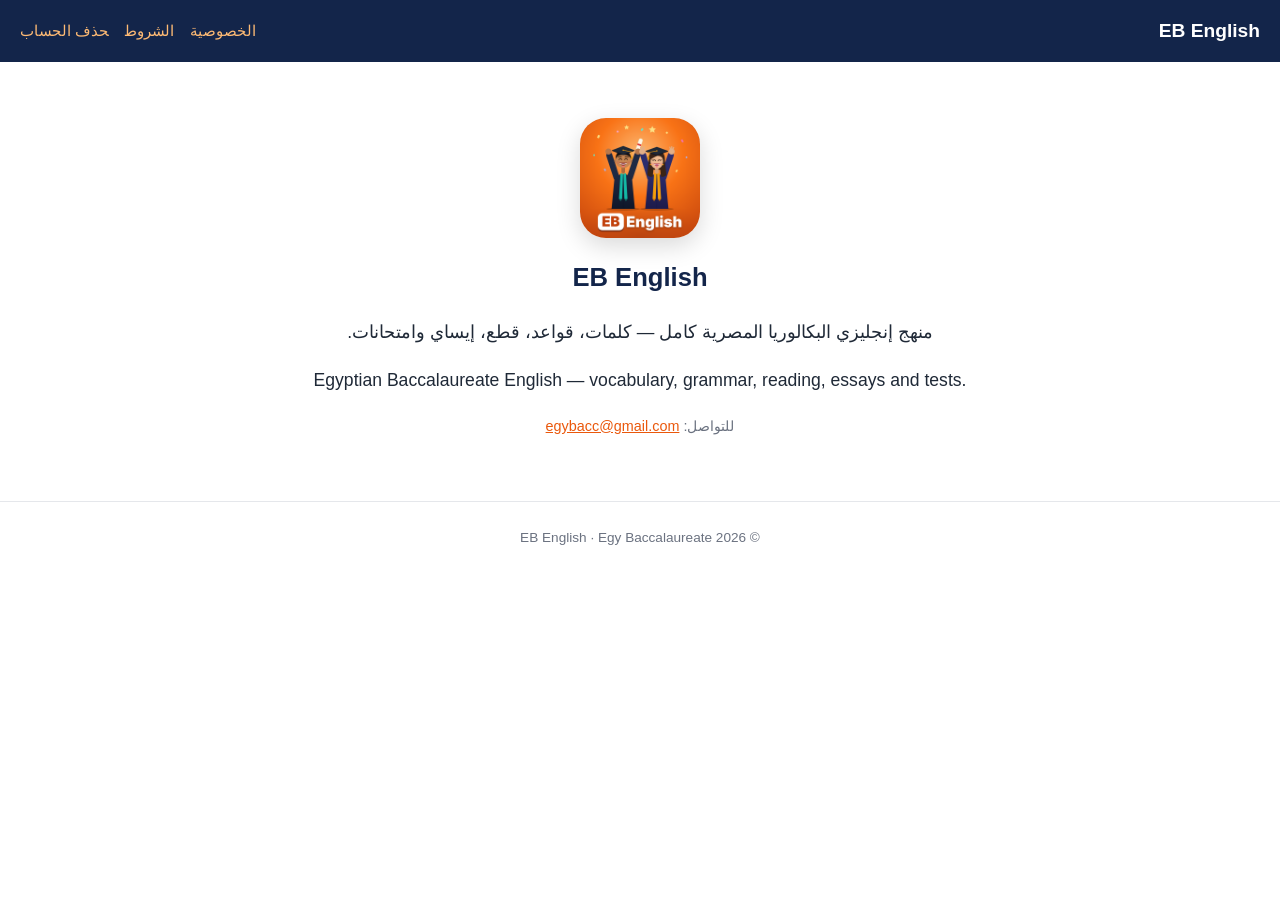
<file: index.html>
<!DOCTYPE html>
<html lang="ar" dir="rtl">
<head>
<meta charset="utf-8">
<meta name="viewport" content="width=device-width, initial-scale=1">
<title>EB English — إنجليزي البكالوريا المصرية</title>
<link rel="stylesheet" href="style.css">
</head>
<body>
<header><a href="./" class="brand">EB English</a><nav><a href="privacy">الخصوصية</a><a href="terms">الشروط</a><a href="delete-account">حذف الحساب</a></nav></header>
<main class="hero">
<img src="icon.png" alt="EB English" width="120" height="120">
<h1>EB English</h1>
<p class="lead">منهج إنجليزي البكالوريا المصرية كامل — كلمات، قواعد، قطع، إيساي وامتحانات.</p>
<p class="lead" dir="ltr">Egyptian Baccalaureate English — vocabulary, grammar, reading, essays and tests.</p>
<p class="muted">للتواصل: <a href="mailto:egybacc@gmail.com">egybacc@gmail.com</a></p>
</main>
<footer>© 2026 EB English · Egy Baccalaureate</footer>
</body>
</html>
</file>
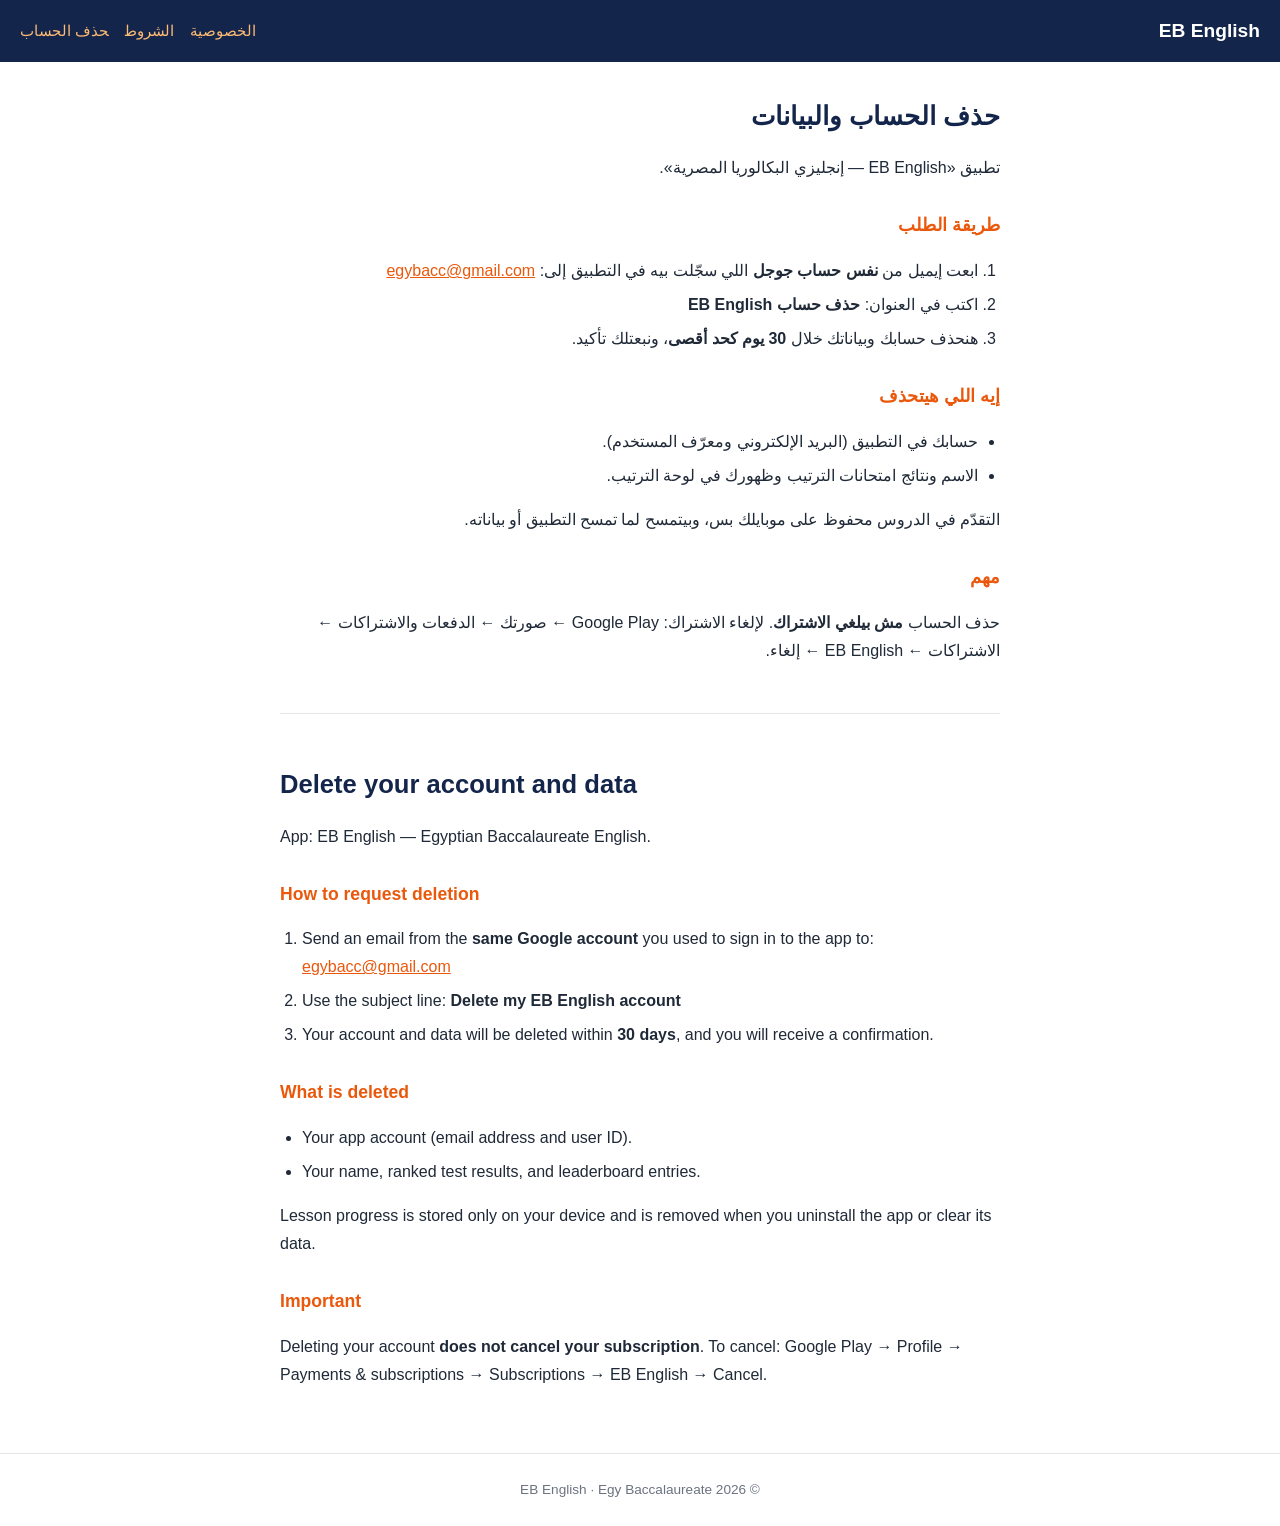
<file: delete-account.html>
<!DOCTYPE html>
<html lang="ar" dir="rtl">
<head>
<meta charset="utf-8">
<meta name="viewport" content="width=device-width, initial-scale=1">
<title>حذف الحساب — EB English | Delete account</title>
<link rel="stylesheet" href="style.css">
</head>
<body>
<header><a href="./" class="brand">EB English</a><nav><a href="privacy">الخصوصية</a><a href="terms">الشروط</a><a href="delete-account">حذف الحساب</a></nav></header>
<main>

<section lang="ar" dir="rtl">
<h1>حذف الحساب والبيانات</h1>
<p>تطبيق «EB English — إنجليزي البكالوريا المصرية».</p>

<h2>طريقة الطلب</h2>
<ol>
<li>ابعت إيميل من <b>نفس حساب جوجل</b> اللي سجّلت بيه في التطبيق إلى: <a href="mailto:egybacc@gmail.com?subject=Delete%20my%20EB%20English%20account">egybacc@gmail.com</a></li>
<li>اكتب في العنوان: <b>حذف حساب EB English</b></li>
<li>هنحذف حسابك وبياناتك خلال <b>30 يوم كحد أقصى</b>، ونبعتلك تأكيد.</li>
</ol>

<h2>إيه اللي هيتحذف</h2>
<ul>
<li>حسابك في التطبيق (البريد الإلكتروني ومعرّف المستخدم).</li>
<li>الاسم ونتائج امتحانات الترتيب وظهورك في لوحة الترتيب.</li>
</ul>
<p>التقدّم في الدروس محفوظ على موبايلك بس، وبيتمسح لما تمسح التطبيق أو بياناته.</p>

<h2>مهم</h2>
<p>حذف الحساب <b>مش بيلغي الاشتراك</b>. لإلغاء الاشتراك: Google Play ← صورتك ← الدفعات والاشتراكات ← الاشتراكات ← EB English ← إلغاء.</p>
</section>

<hr>

<section lang="en" dir="ltr">
<h1>Delete your account and data</h1>
<p>App: EB English — Egyptian Baccalaureate English.</p>

<h2>How to request deletion</h2>
<ol>
<li>Send an email from the <b>same Google account</b> you used to sign in to the app to: <a href="mailto:egybacc@gmail.com?subject=Delete%20my%20EB%20English%20account">egybacc@gmail.com</a></li>
<li>Use the subject line: <b>Delete my EB English account</b></li>
<li>Your account and data will be deleted within <b>30 days</b>, and you will receive a confirmation.</li>
</ol>

<h2>What is deleted</h2>
<ul>
<li>Your app account (email address and user ID).</li>
<li>Your name, ranked test results, and leaderboard entries.</li>
</ul>
<p>Lesson progress is stored only on your device and is removed when you uninstall the app or clear its data.</p>

<h2>Important</h2>
<p>Deleting your account <b>does not cancel your subscription</b>. To cancel: Google Play → Profile → Payments &amp; subscriptions → Subscriptions → EB English → Cancel.</p>
</section>

</main>
<footer>© 2026 EB English · Egy Baccalaureate</footer>
</body>
</html>
</file>
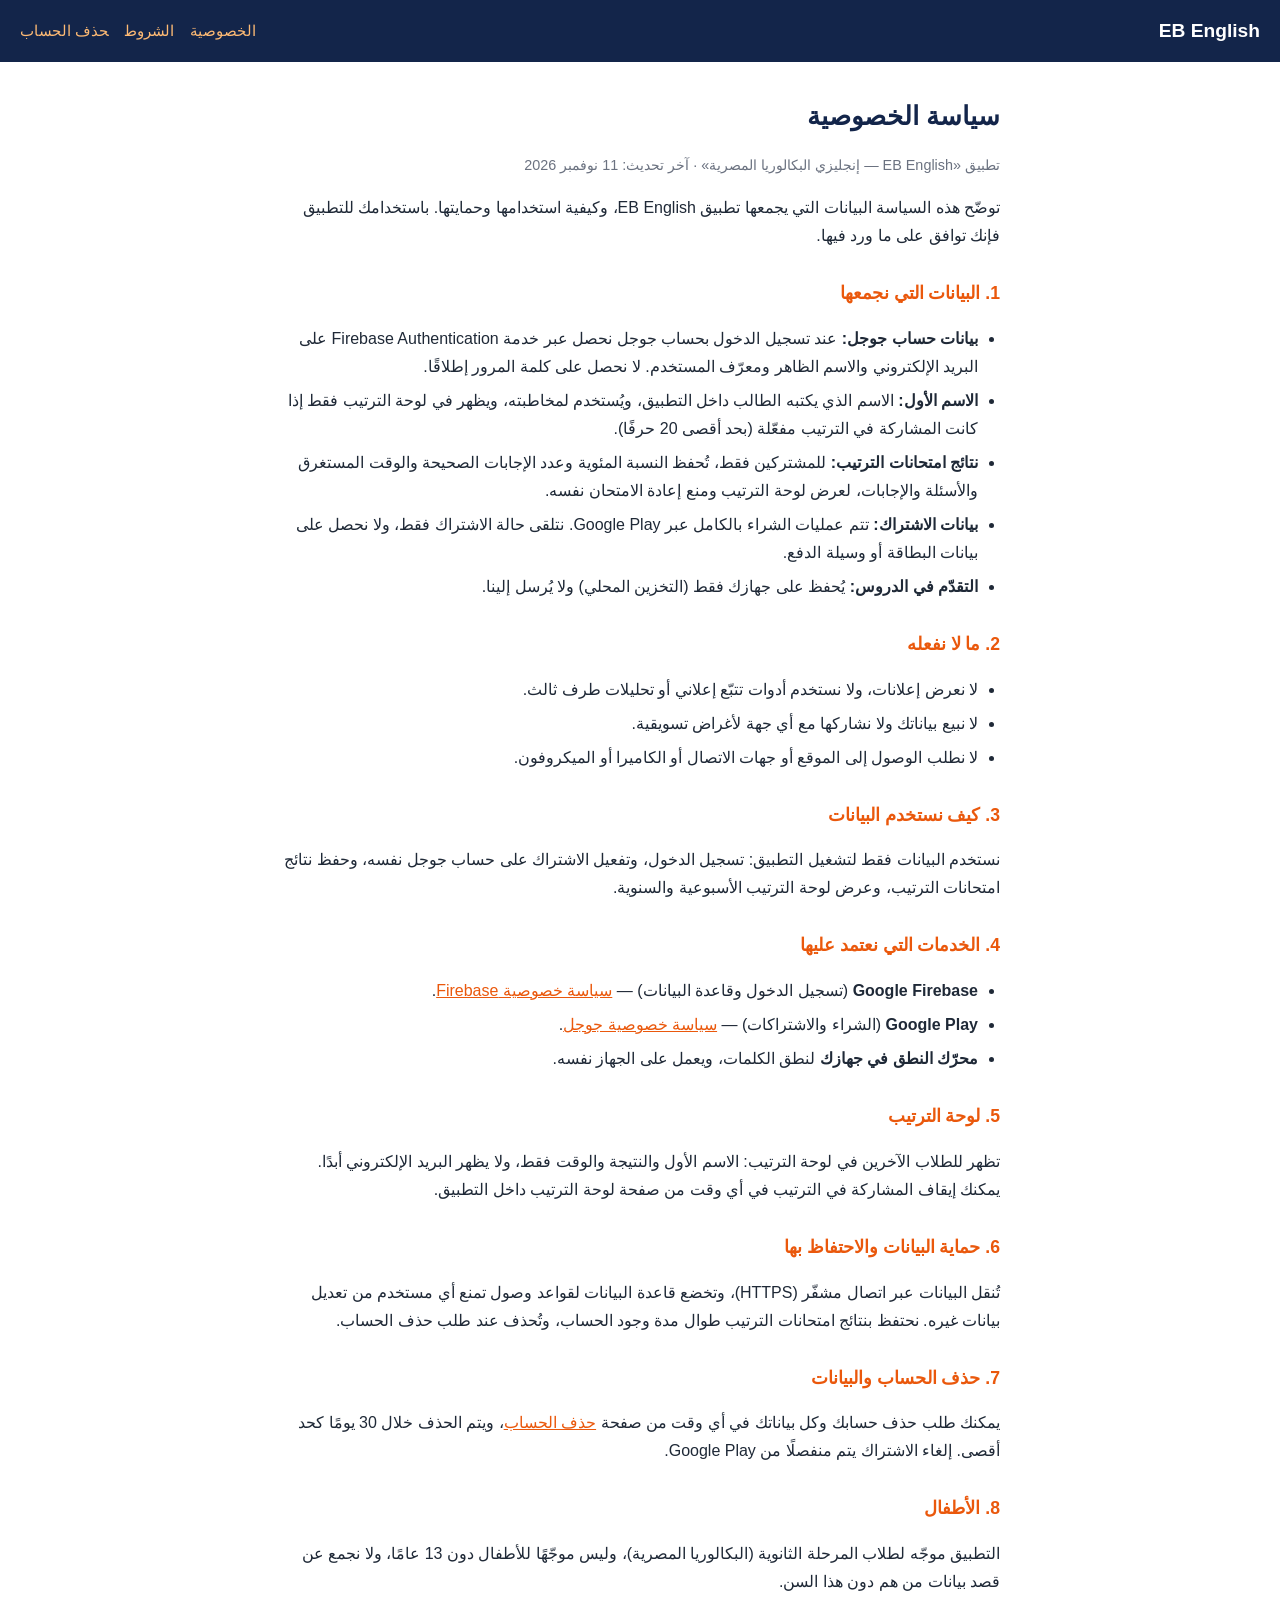
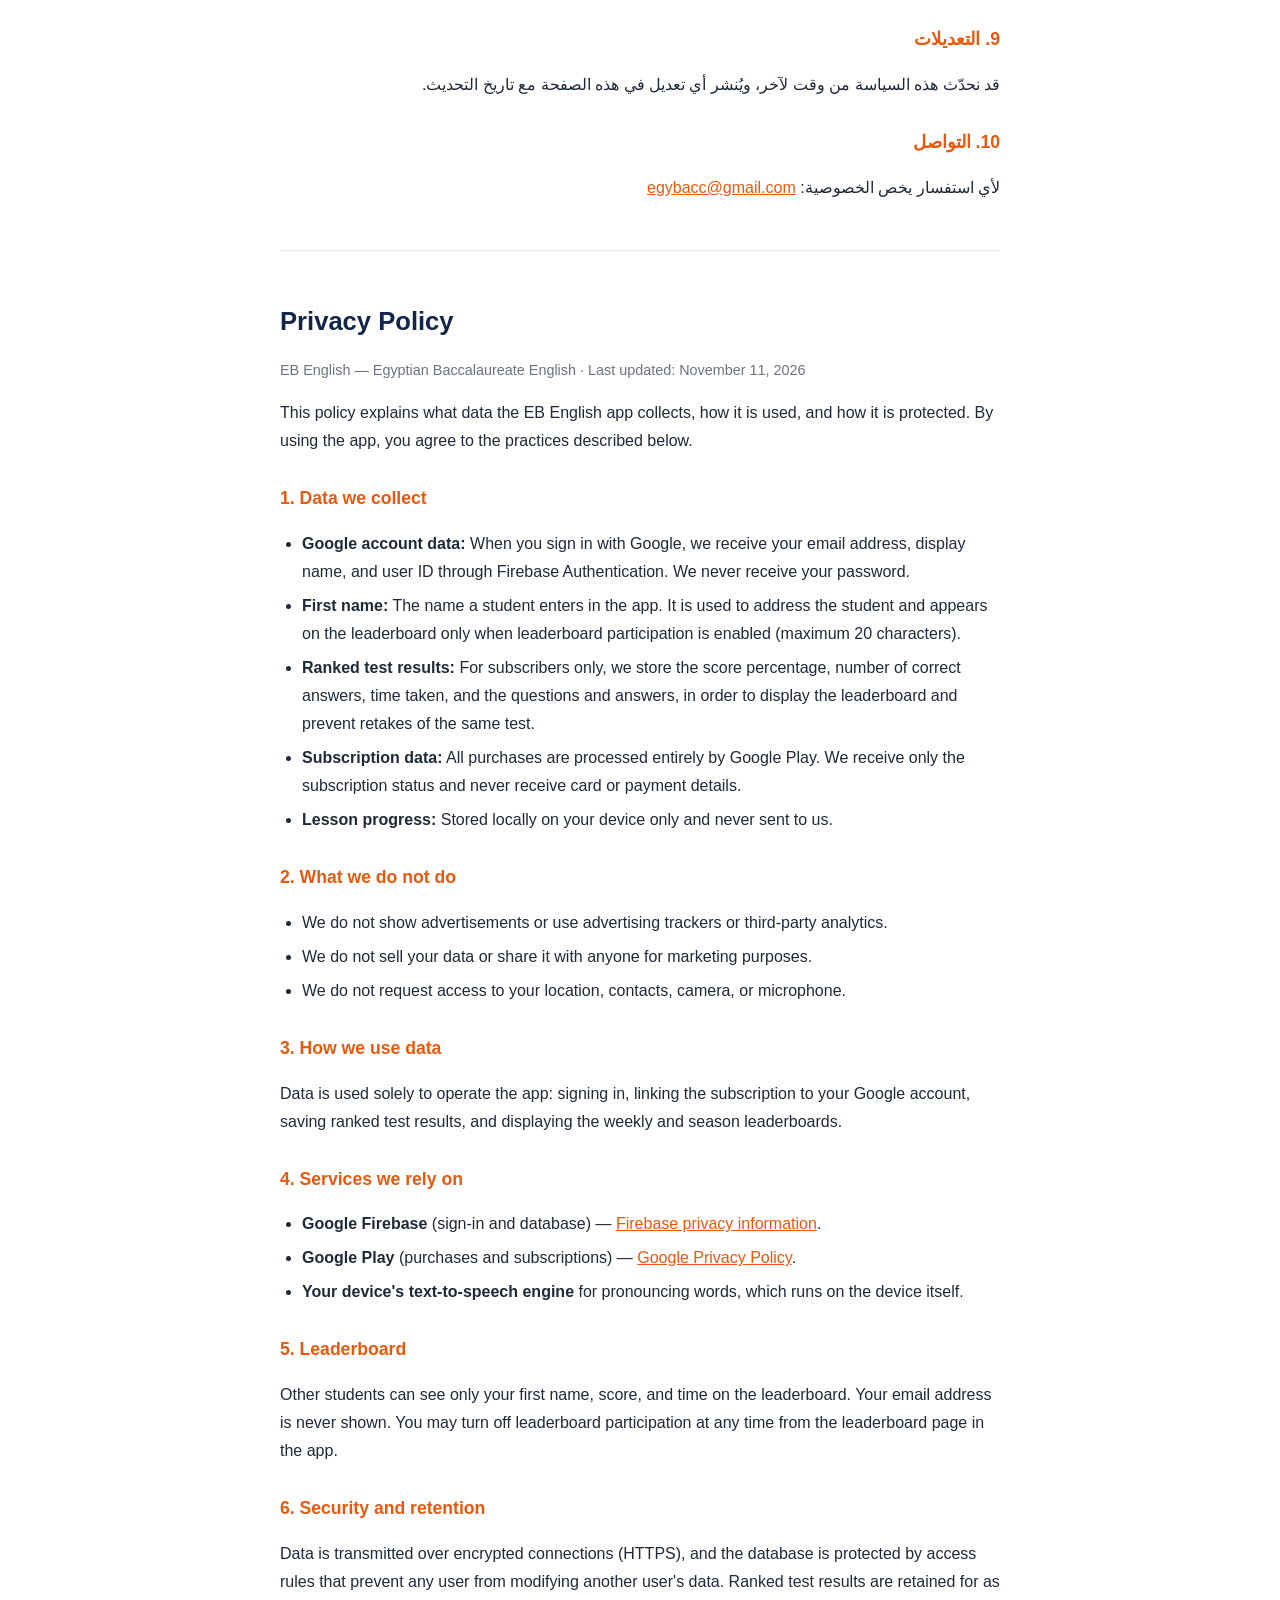
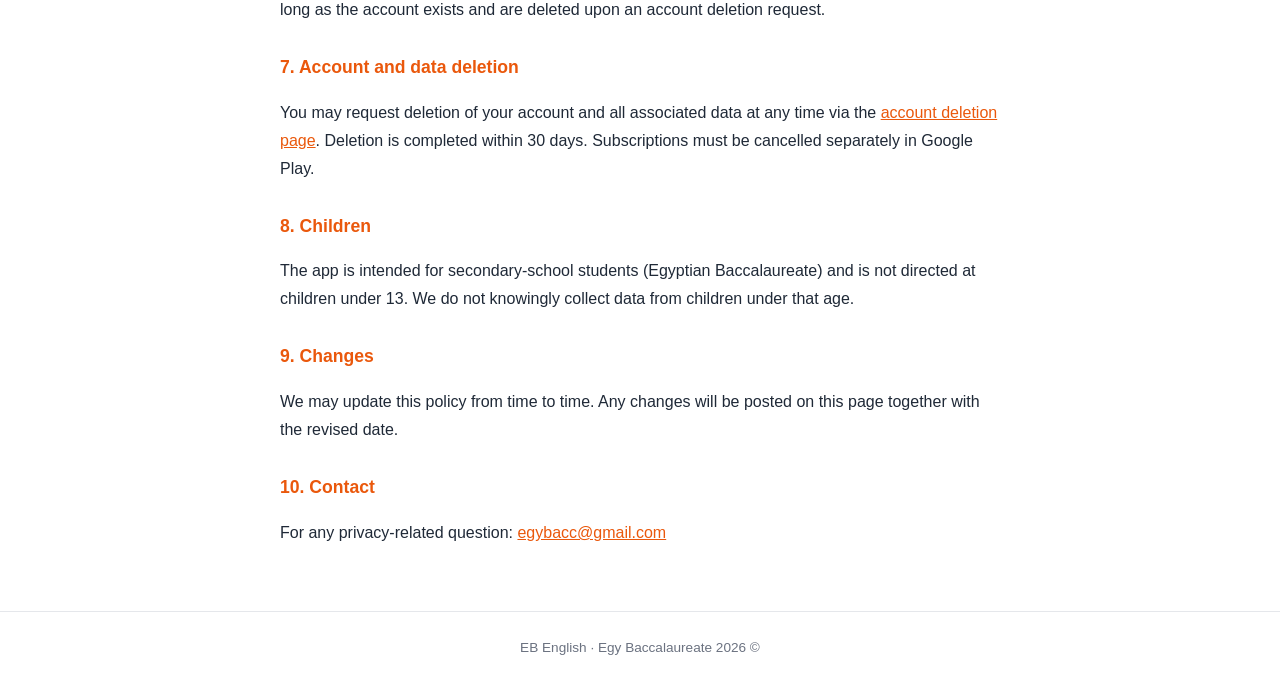
<file: privacy.html>
<!DOCTYPE html>
<html lang="ar" dir="rtl">
<head>
<meta charset="utf-8">
<meta name="viewport" content="width=device-width, initial-scale=1">
<title>سياسة الخصوصية — EB English | Privacy Policy</title>
<link rel="stylesheet" href="style.css">
</head>
<body>
<header><a href="./" class="brand">EB English</a><nav><a href="privacy">الخصوصية</a><a href="terms">الشروط</a><a href="delete-account">حذف الحساب</a></nav></header>
<main>

<section lang="ar" dir="rtl">
<h1>سياسة الخصوصية</h1>
<p class="muted">تطبيق «EB English — إنجليزي البكالوريا المصرية» · آخر تحديث: 11 نوفمبر 2026</p>

<p>توضّح هذه السياسة البيانات التي يجمعها تطبيق EB English، وكيفية استخدامها وحمايتها. باستخدامك للتطبيق فإنك توافق على ما ورد فيها.</p>

<h2>1. البيانات التي نجمعها</h2>
<ul>
<li><b>بيانات حساب جوجل:</b> عند تسجيل الدخول بحساب جوجل نحصل عبر خدمة Firebase Authentication على البريد الإلكتروني والاسم الظاهر ومعرّف المستخدم. لا نحصل على كلمة المرور إطلاقًا.</li>
<li><b>الاسم الأول:</b> الاسم الذي يكتبه الطالب داخل التطبيق، ويُستخدم لمخاطبته، ويظهر في لوحة الترتيب فقط إذا كانت المشاركة في الترتيب مفعّلة (بحد أقصى 20 حرفًا).</li>
<li><b>نتائج امتحانات الترتيب:</b> للمشتركين فقط، تُحفظ النسبة المئوية وعدد الإجابات الصحيحة والوقت المستغرق والأسئلة والإجابات، لعرض لوحة الترتيب ومنع إعادة الامتحان نفسه.</li>
<li><b>بيانات الاشتراك:</b> تتم عمليات الشراء بالكامل عبر Google Play. نتلقى حالة الاشتراك فقط، ولا نحصل على بيانات البطاقة أو وسيلة الدفع.</li>
<li><b>التقدّم في الدروس:</b> يُحفظ على جهازك فقط (التخزين المحلي) ولا يُرسل إلينا.</li>
</ul>

<h2>2. ما لا نفعله</h2>
<ul>
<li>لا نعرض إعلانات، ولا نستخدم أدوات تتبّع إعلاني أو تحليلات طرف ثالث.</li>
<li>لا نبيع بياناتك ولا نشاركها مع أي جهة لأغراض تسويقية.</li>
<li>لا نطلب الوصول إلى الموقع أو جهات الاتصال أو الكاميرا أو الميكروفون.</li>
</ul>

<h2>3. كيف نستخدم البيانات</h2>
<p>نستخدم البيانات فقط لتشغيل التطبيق: تسجيل الدخول، وتفعيل الاشتراك على حساب جوجل نفسه، وحفظ نتائج امتحانات الترتيب، وعرض لوحة الترتيب الأسبوعية والسنوية.</p>

<h2>4. الخدمات التي نعتمد عليها</h2>
<ul>
<li><b>Google Firebase</b> (تسجيل الدخول وقاعدة البيانات) — <a href="https://firebase.google.com/support/privacy" rel="noopener">سياسة خصوصية Firebase</a>.</li>
<li><b>Google Play</b> (الشراء والاشتراكات) — <a href="https://policies.google.com/privacy" rel="noopener">سياسة خصوصية جوجل</a>.</li>
<li><b>محرّك النطق في جهازك</b> لنطق الكلمات، ويعمل على الجهاز نفسه.</li>
</ul>

<h2>5. لوحة الترتيب</h2>
<p>تظهر للطلاب الآخرين في لوحة الترتيب: الاسم الأول والنتيجة والوقت فقط، ولا يظهر البريد الإلكتروني أبدًا. يمكنك إيقاف المشاركة في الترتيب في أي وقت من صفحة لوحة الترتيب داخل التطبيق.</p>

<h2>6. حماية البيانات والاحتفاظ بها</h2>
<p>تُنقل البيانات عبر اتصال مشفّر (HTTPS)، وتخضع قاعدة البيانات لقواعد وصول تمنع أي مستخدم من تعديل بيانات غيره. نحتفظ بنتائج امتحانات الترتيب طوال مدة وجود الحساب، وتُحذف عند طلب حذف الحساب.</p>

<h2>7. حذف الحساب والبيانات</h2>
<p>يمكنك طلب حذف حسابك وكل بياناتك في أي وقت من صفحة <a href="delete-account">حذف الحساب</a>، ويتم الحذف خلال 30 يومًا كحد أقصى. إلغاء الاشتراك يتم منفصلًا من Google Play.</p>

<h2>8. الأطفال</h2>
<p>التطبيق موجّه لطلاب المرحلة الثانوية (البكالوريا المصرية)، وليس موجّهًا للأطفال دون 13 عامًا، ولا نجمع عن قصد بيانات من هم دون هذا السن.</p>

<h2>9. التعديلات</h2>
<p>قد نحدّث هذه السياسة من وقت لآخر، ويُنشر أي تعديل في هذه الصفحة مع تاريخ التحديث.</p>

<h2>10. التواصل</h2>
<p>لأي استفسار يخص الخصوصية: <a href="mailto:egybacc@gmail.com">egybacc@gmail.com</a></p>
</section>

<hr>

<section lang="en" dir="ltr">
<h1>Privacy Policy</h1>
<p class="muted">EB English — Egyptian Baccalaureate English · Last updated: November 11, 2026</p>

<p>This policy explains what data the EB English app collects, how it is used, and how it is protected. By using the app, you agree to the practices described below.</p>

<h2>1. Data we collect</h2>
<ul>
<li><b>Google account data:</b> When you sign in with Google, we receive your email address, display name, and user ID through Firebase Authentication. We never receive your password.</li>
<li><b>First name:</b> The name a student enters in the app. It is used to address the student and appears on the leaderboard only when leaderboard participation is enabled (maximum 20 characters).</li>
<li><b>Ranked test results:</b> For subscribers only, we store the score percentage, number of correct answers, time taken, and the questions and answers, in order to display the leaderboard and prevent retakes of the same test.</li>
<li><b>Subscription data:</b> All purchases are processed entirely by Google Play. We receive only the subscription status and never receive card or payment details.</li>
<li><b>Lesson progress:</b> Stored locally on your device only and never sent to us.</li>
</ul>

<h2>2. What we do not do</h2>
<ul>
<li>We do not show advertisements or use advertising trackers or third-party analytics.</li>
<li>We do not sell your data or share it with anyone for marketing purposes.</li>
<li>We do not request access to your location, contacts, camera, or microphone.</li>
</ul>

<h2>3. How we use data</h2>
<p>Data is used solely to operate the app: signing in, linking the subscription to your Google account, saving ranked test results, and displaying the weekly and season leaderboards.</p>

<h2>4. Services we rely on</h2>
<ul>
<li><b>Google Firebase</b> (sign-in and database) — <a href="https://firebase.google.com/support/privacy" rel="noopener">Firebase privacy information</a>.</li>
<li><b>Google Play</b> (purchases and subscriptions) — <a href="https://policies.google.com/privacy" rel="noopener">Google Privacy Policy</a>.</li>
<li><b>Your device's text-to-speech engine</b> for pronouncing words, which runs on the device itself.</li>
</ul>

<h2>5. Leaderboard</h2>
<p>Other students can see only your first name, score, and time on the leaderboard. Your email address is never shown. You may turn off leaderboard participation at any time from the leaderboard page in the app.</p>

<h2>6. Security and retention</h2>
<p>Data is transmitted over encrypted connections (HTTPS), and the database is protected by access rules that prevent any user from modifying another user's data. Ranked test results are retained for as long as the account exists and are deleted upon an account deletion request.</p>

<h2>7. Account and data deletion</h2>
<p>You may request deletion of your account and all associated data at any time via the <a href="delete-account">account deletion page</a>. Deletion is completed within 30 days. Subscriptions must be cancelled separately in Google Play.</p>

<h2>8. Children</h2>
<p>The app is intended for secondary-school students (Egyptian Baccalaureate) and is not directed at children under 13. We do not knowingly collect data from children under that age.</p>

<h2>9. Changes</h2>
<p>We may update this policy from time to time. Any changes will be posted on this page together with the revised date.</p>

<h2>10. Contact</h2>
<p>For any privacy-related question: <a href="mailto:egybacc@gmail.com">egybacc@gmail.com</a></p>
</section>

</main>
<footer>© 2026 EB English · Egy Baccalaureate</footer>
</body>
</html>
</file>
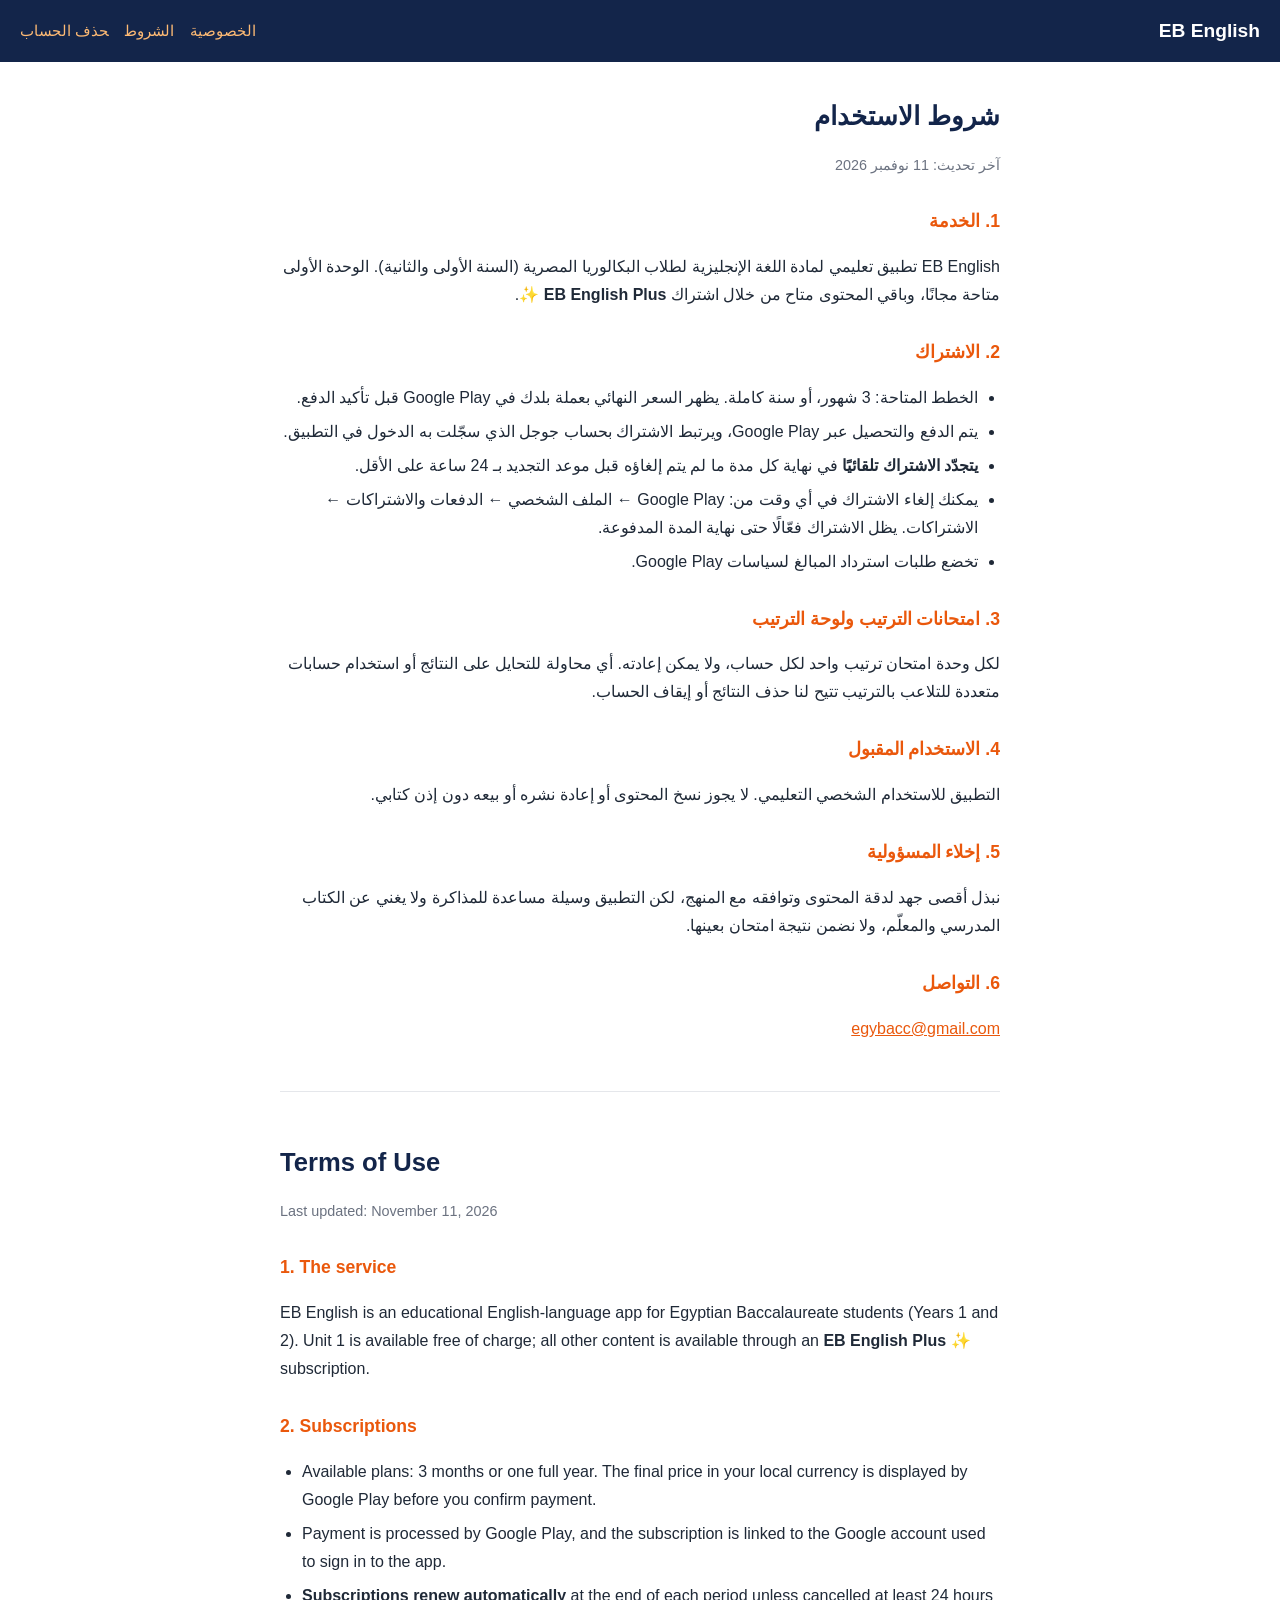
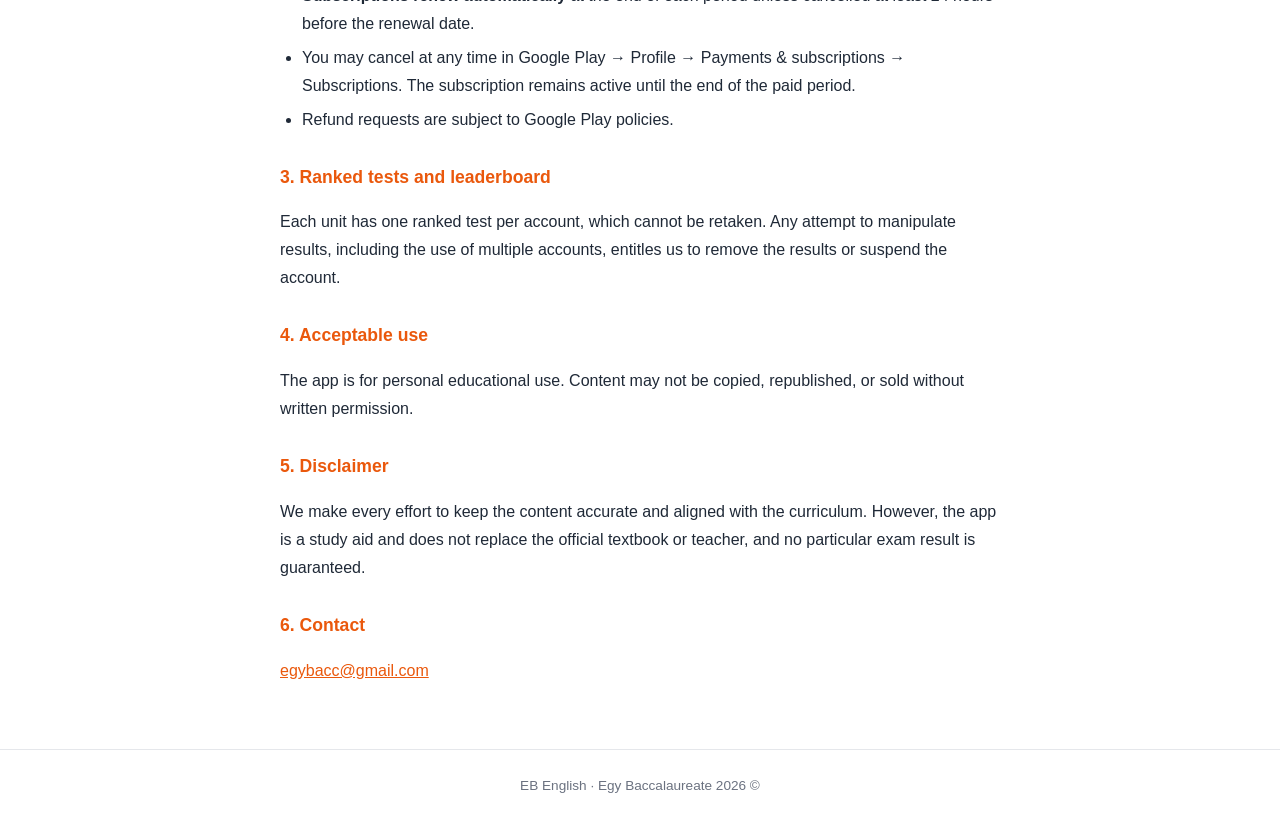
<file: terms.html>
<!DOCTYPE html>
<html lang="ar" dir="rtl">
<head>
<meta charset="utf-8">
<meta name="viewport" content="width=device-width, initial-scale=1">
<title>شروط الاستخدام — EB English | Terms of Use</title>
<link rel="stylesheet" href="style.css">
</head>
<body>
<header><a href="./" class="brand">EB English</a><nav><a href="privacy">الخصوصية</a><a href="terms">الشروط</a><a href="delete-account">حذف الحساب</a></nav></header>
<main>

<section lang="ar" dir="rtl">
<h1>شروط الاستخدام</h1>
<p class="muted">آخر تحديث: 11 نوفمبر 2026</p>

<h2>1. الخدمة</h2>
<p>EB English تطبيق تعليمي لمادة اللغة الإنجليزية لطلاب البكالوريا المصرية (السنة الأولى والثانية). الوحدة الأولى متاحة مجانًا، وباقي المحتوى متاح من خلال اشتراك <b>EB English Plus ✨</b>.</p>

<h2>2. الاشتراك</h2>
<ul>
<li>الخطط المتاحة: 3 شهور، أو سنة كاملة. يظهر السعر النهائي بعملة بلدك في Google Play قبل تأكيد الدفع.</li>
<li>يتم الدفع والتحصيل عبر Google Play، ويرتبط الاشتراك بحساب جوجل الذي سجّلت به الدخول في التطبيق.</li>
<li><b>يتجدّد الاشتراك تلقائيًا</b> في نهاية كل مدة ما لم يتم إلغاؤه قبل موعد التجديد بـ 24 ساعة على الأقل.</li>
<li>يمكنك إلغاء الاشتراك في أي وقت من: Google Play ← الملف الشخصي ← الدفعات والاشتراكات ← الاشتراكات. يظل الاشتراك فعّالًا حتى نهاية المدة المدفوعة.</li>
<li>تخضع طلبات استرداد المبالغ لسياسات Google Play.</li>
</ul>

<h2>3. امتحانات الترتيب ولوحة الترتيب</h2>
<p>لكل وحدة امتحان ترتيب واحد لكل حساب، ولا يمكن إعادته. أي محاولة للتحايل على النتائج أو استخدام حسابات متعددة للتلاعب بالترتيب تتيح لنا حذف النتائج أو إيقاف الحساب.</p>

<h2>4. الاستخدام المقبول</h2>
<p>التطبيق للاستخدام الشخصي التعليمي. لا يجوز نسخ المحتوى أو إعادة نشره أو بيعه دون إذن كتابي.</p>

<h2>5. إخلاء المسؤولية</h2>
<p>نبذل أقصى جهد لدقة المحتوى وتوافقه مع المنهج، لكن التطبيق وسيلة مساعدة للمذاكرة ولا يغني عن الكتاب المدرسي والمعلّم، ولا نضمن نتيجة امتحان بعينها.</p>

<h2>6. التواصل</h2>
<p><a href="mailto:egybacc@gmail.com">egybacc@gmail.com</a></p>
</section>

<hr>

<section lang="en" dir="ltr">
<h1>Terms of Use</h1>
<p class="muted">Last updated: November 11, 2026</p>

<h2>1. The service</h2>
<p>EB English is an educational English-language app for Egyptian Baccalaureate students (Years 1 and 2). Unit 1 is available free of charge; all other content is available through an <b>EB English Plus ✨</b> subscription.</p>

<h2>2. Subscriptions</h2>
<ul>
<li>Available plans: 3 months or one full year. The final price in your local currency is displayed by Google Play before you confirm payment.</li>
<li>Payment is processed by Google Play, and the subscription is linked to the Google account used to sign in to the app.</li>
<li><b>Subscriptions renew automatically</b> at the end of each period unless cancelled at least 24 hours before the renewal date.</li>
<li>You may cancel at any time in Google Play → Profile → Payments &amp; subscriptions → Subscriptions. The subscription remains active until the end of the paid period.</li>
<li>Refund requests are subject to Google Play policies.</li>
</ul>

<h2>3. Ranked tests and leaderboard</h2>
<p>Each unit has one ranked test per account, which cannot be retaken. Any attempt to manipulate results, including the use of multiple accounts, entitles us to remove the results or suspend the account.</p>

<h2>4. Acceptable use</h2>
<p>The app is for personal educational use. Content may not be copied, republished, or sold without written permission.</p>

<h2>5. Disclaimer</h2>
<p>We make every effort to keep the content accurate and aligned with the curriculum. However, the app is a study aid and does not replace the official textbook or teacher, and no particular exam result is guaranteed.</p>

<h2>6. Contact</h2>
<p><a href="mailto:egybacc@gmail.com">egybacc@gmail.com</a></p>
</section>

</main>
<footer>© 2026 EB English · Egy Baccalaureate</footer>
</body>
</html>
</file>
<file: style.css>
:root { --navy: #13254a; --orange: #ea580c; --ink: #1f2937; --muted: #6b7280; --line: #e5e7eb; }
* { box-sizing: border-box; }
body { margin: 0; font-family: "Segoe UI", Tahoma, "Noto Sans Arabic", Arial, sans-serif; color: var(--ink); background: #fff; line-height: 1.75; }
header { background: var(--navy); color: #fff; padding: 14px 20px; display: flex; flex-wrap: wrap; gap: 12px; align-items: center; justify-content: space-between; }
header .brand { color: #fff; font-weight: 800; font-size: 1.2rem; text-decoration: none; }
header nav a { color: #fdba74; text-decoration: none; margin-inline-start: 16px; font-size: .95rem; }
main { max-width: 760px; margin: 0 auto; padding: 24px 20px 48px; }
h1 { color: var(--navy); font-size: 1.6rem; margin: 8px 0; }
h2 { color: var(--orange); font-size: 1.1rem; margin: 28px 0 6px; }
a { color: var(--orange); }
ul, ol { padding-inline-start: 22px; }
li { margin: 6px 0; }
.muted { color: var(--muted); font-size: .9rem; }
hr { border: 0; border-top: 1px solid var(--line); margin: 48px 0; }
.hero { text-align: center; padding-top: 56px; }
.hero img { border-radius: 26px; box-shadow: 0 8px 24px rgba(0,0,0,.15); }
.lead { font-size: 1.1rem; }
footer { text-align: center; color: var(--muted); font-size: .85rem; padding: 24px; border-top: 1px solid var(--line); }
</file>
